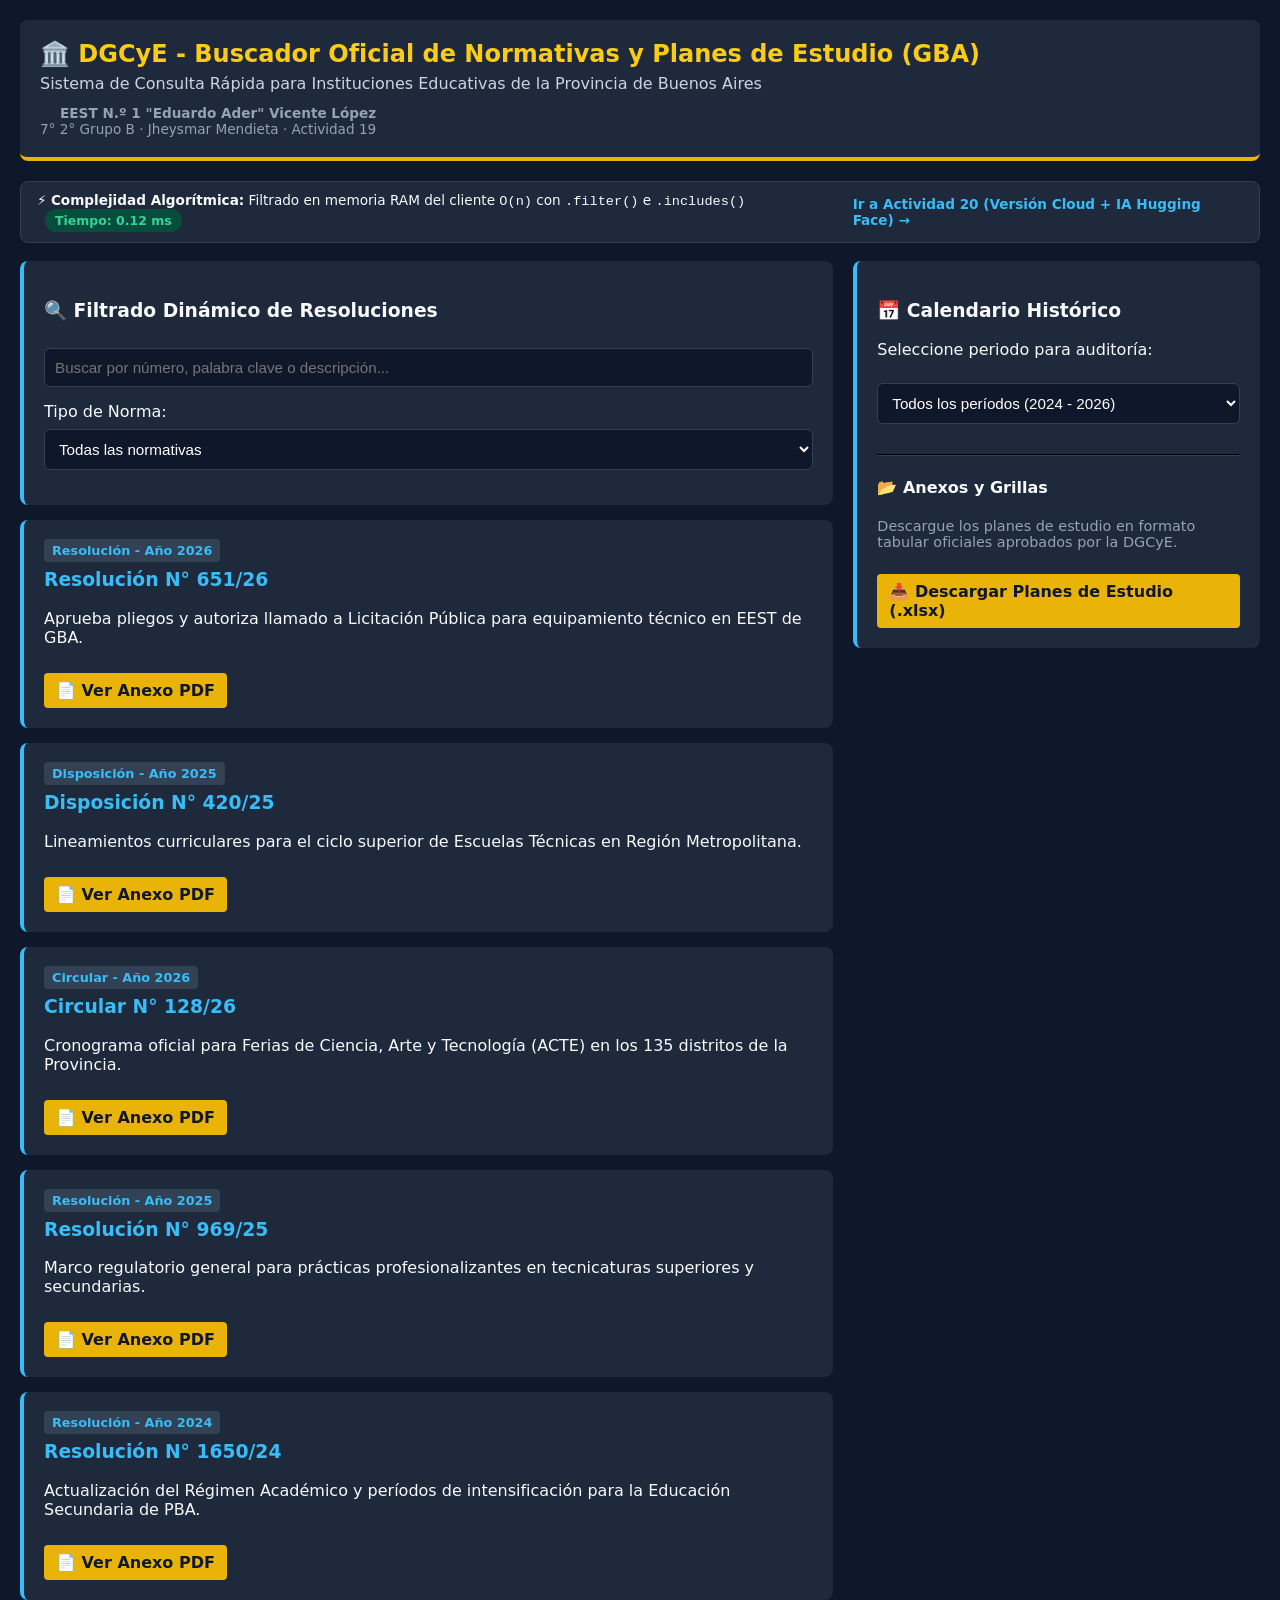
<file: actividad19.html>
<!DOCTYPE html>
<html lang="es">
<head>
  <meta charset="UTF-8">
  <meta name="viewport" content="width=device-width, initial-scale=1.0">
  <title>Portal de Normativas - DGCyE Provincia de Buenos Aires (Actividad 19)</title>
  <style>
    /* Estilos generales del Portal (Diseño moderno oscuro tipo dashboard institucional) */
    body {
      font-family: 'Segoe UI', system-ui, sans-serif;
      background: #0f172a;
      color: #f8fafc;
      margin: 0;
      padding: 20px;
    }
    header {
      background: #1e293b;
      padding: 20px;
      border-radius: 8px;
      border-bottom: 4px solid #eab308;
      margin-bottom: 20px;
      display: flex;
      justify-content: space-between;
      align-items: center;
      flex-wrap: wrap;
      gap: 12px;
    }
    h1 {
      margin: 0;
      font-size: 1.5rem;
      color: #facc15;
    }
    .header-meta {
      font-size: 0.85rem;
      color: #94a3b8;
      text-align: right;
    }
    .grid-layout {
      display: grid;
      grid-template-columns: 2fr 1fr;
      gap: 20px;
    }
    .card {
      background: #1e293b;
      padding: 20px;
      border-radius: 8px;
      margin-bottom: 15px;
      border-left: 4px solid #38bdf8;
    }
    input, select {
      width: 100%;
      padding: 10px;
      margin-top: 8px;
      margin-bottom: 15px;
      border-radius: 6px;
      border: 1px solid #334155;
      background: #0f172a;
      color: #fff;
      box-sizing: border-box;
      font-size: 0.95rem;
    }
    input:focus, select:focus {
      outline: none;
      border-color: #38bdf8;
    }
    .badge {
      background: #334155;
      color: #38bdf8;
      padding: 4px 8px;
      border-radius: 4px;
      font-size: 0.8rem;
      font-weight: bold;
    }
    .metric-pill {
      display: inline-block;
      background: #064e3b;
      color: #34d399;
      padding: 4px 10px;
      border-radius: 999px;
      font-size: 0.78rem;
      font-weight: bold;
      margin-left: 8px;
    }
    .btn-descarga {
      background: #eab308;
      color: #0f172a;
      border: none;
      padding: 8px 12px;
      border-radius: 4px;
      font-weight: bold;
      cursor: pointer;
      text-decoration: none;
      display: inline-block;
      margin-top: 10px;
    }
    .btn-descarga:hover {
      background: #ca8a04;
    }
    .nav-banner {
      background: #1e293b;
      border: 1px solid #334155;
      border-radius: 8px;
      padding: 10px 16px;
      margin-bottom: 18px;
      display: flex;
      justify-content: space-between;
      align-items: center;
      font-size: 0.85rem;
    }
    .nav-banner a {
      color: #38bdf8;
      text-decoration: none;
      font-weight: bold;
    }
    @media (max-width: 768px) {
      .grid-layout {
        grid-template-columns: 1fr;
      }
    }
  </style>
</head>
<body>

  <header>
    <div>
      <h1>🏛️ DGCyE - Buscador Oficial de Normativas y Planes de Estudio (GBA)</h1>
      <p style="margin: 6px 0 0 0; color: #cbd5e1;">Sistema de Consulta Rápida para Instituciones Educativas de la Provincia de Buenos Aires</p>
    </div>
    <div class="header-meta">
      <div><strong>EEST N.º 1 "Eduardo Ader" Vicente López</strong></div>
      <div>7° 2° Grupo B · Jheysmar Mendieta · Actividad 19</div>
    </div>
  </header>

  <div class="nav-banner">
    <span>⚡ <strong>Complejidad Algorítmica:</strong> Filtrado en memoria RAM del cliente <code>O(n)</code> con <code>.filter()</code> e <code>.includes()</code> <span id="tiempo-ejecucion" class="metric-pill">Tiempo: 0.12 ms</span></span>
    <a href="index.html">Ir a Actividad 20 (Versión Cloud + IA Hugging Face) →</a>
  </div>

  <div class="grid-layout">
    <!-- Columna Principal: Buscador y Resultados -->
    <div>
      <div class="card">
        <h3>🔍 Filtrado Dinámico de Resoluciones</h3>
        <!-- EVENTO oninput: Cada vez que el usuario escribe una letra, se dispara la función JS -->
        <input type="text" id="buscador" placeholder="Buscar por número, palabra clave o descripción..." oninput="filtrarNormativas()">

        <label for="filtro-tipo">Tipo de Norma:</label>
        <!-- EVENTO onchange: Al cambiar la opción del selector, se relanza el filtro -->
        <select id="filtro-tipo" onchange="filtrarNormativas()">
          <option value="todos">Todas las normativas</option>
          <option value="Resolución">Resolución</option>
          <option value="Disposición">Disposición</option>
          <option value="Circular">Circular</option>
        </select>
      </div>

      <!-- Contenedor dinámico donde JavaScript inyectará las tarjetas de resultados -->
      <div id="contenedor-resultados"></div>
    </div>

    <!-- Columna Secundaria: Filtro de Año y Descargas -->
    <div>
      <div class="card">
        <h3>📅 Calendario Histórico</h3>
        <p>Seleccione periodo para auditoría:</p>
        <select id="filtro-anio" onchange="filtrarNormativas()">
          <option value="todos">Todos los períodos (2024 - 2026)</option>
          <option value="2026">2026 (Año Actual)</option>
          <option value="2025">2025</option>
          <option value="2024">2024</option>
        </select>
        <hr style="border-color: #334155; margin: 15px 0;">
        <h4>📂 Anexos y Grillas</h4>
        <p style="font-size: 0.90rem; color: #94a3b8;">Descargue los planes de estudio en formato tabular oficiales aprobados por la DGCyE.</p>
        <a href="#" class="btn-descarga" onclick="alert('Descargando Anexo Excel Planes de Estudio GBA...')">📥 Descargar Planes de Estudio (.xlsx)</a>
      </div>
    </div>
  </div>

  <script>
    // ==========================================
    // 1. BASE DE DATOS LOCAL (Mock Data en Memoria)
    // ==========================================
    const baseDatosNormativas = [
      {
        id: 1,
        nro: "Resolución N° 651/26",
        tipo: "Resolución",
        anio: "2026",
        desc: "Aprueba pliegos y autoriza llamado a Licitación Pública para equipamiento técnico en EEST de GBA."
      },
      {
        id: 2,
        nro: "Disposición N° 420/25",
        tipo: "Disposición",
        anio: "2025",
        desc: "Lineamientos curriculares para el ciclo superior de Escuelas Técnicas en Región Metropolitana."
      },
      {
        id: 3,
        nro: "Circular N° 128/26",
        tipo: "Circular",
        anio: "2026",
        desc: "Cronograma oficial para Ferias de Ciencia, Arte y Tecnología (ACTE) en los 135 distritos de la Provincia."
      },
      {
        id: 4,
        nro: "Resolución N° 969/25",
        tipo: "Resolución",
        anio: "2025",
        desc: "Marco regulatorio general para prácticas profesionalizantes en tecnicaturas superiores y secundarias."
      },
      {
        id: 5,
        nro: "Resolución N° 1650/24",
        tipo: "Resolución",
        anio: "2024",
        desc: "Actualización del Régimen Académico y períodos de intensificación para la Educación Secundaria de PBA."
      }
    ];

    // ==========================================
    // 2. FUNCIÓN PRINCIPAL DE FILTRADO (Lógica O(n))
    // ==========================================
    function filtrarNormativas() {
      const t0 = performance.now();

      // A. Capturamos los valores actuales que escribió o seleccionó el usuario
      const texto = document.getElementById('buscador').value.toLowerCase();
      const tipoSeleccionado = document.getElementById('filtro-tipo').value;
      const anioSeleccionado = document.getElementById('filtro-anio').value;

      // B. Aplicamos el método .filter() sobre el arreglo en memoria RAM
      const resultadosFiltrados = baseDatosNormativas.filter(item => {
        // Evaluamos coincidencia de texto (número de norma o descripción)
        const coincideTexto = item.nro.toLowerCase().includes(texto) ||
                              item.desc.toLowerCase().includes(texto);

        // Evaluamos coincidencia de tipo (si es 'todos' o coincide exactamente)
        const coincideTipo = (tipoSeleccionado === "todos") || (item.tipo === tipoSeleccionado);

        // Evaluamos coincidencia de año
        const coincideAnio = (anioSeleccionado === "todos") || (item.anio === anioSeleccionado);

        // Retornamos true solo si cumple con las tres condiciones simultáneamente
        return coincideTexto && coincideTipo && coincideAnio;
      });

      const t1 = performance.now();
      const badgeTiempo = document.getElementById('tiempo-ejecucion');
      if (badgeTiempo) {
        badgeTiempo.textContent = `Tiempo: ${(t1 - t0).toFixed(2)} ms (${resultadosFiltrados.length} resultados)`;
      }

      // C. Enviamos la lista resultante a la función que dibuja el HTML
      renderizarResultados(resultadosFiltrados);
    }

    // ==========================================
    // 3. FUNCIÓN DE RENDERIZADO EN EL DOM
    // ==========================================
    function renderizarResultados(lista) {
      const contenedor = document.getElementById('contenedor-resultados');

      // Si la búsqueda no arroja resultados, mostramos alerta visual
      if (lista.length === 0) {
        contenedor.innerHTML = `<div class="card"><p>No se encontraron normativas coincidentes en los registros de la DGCyE.</p></div>`;
        return;
      }

      // Transformamos cada objeto del arreglo en código HTML usando .map() y .join('')
      contenedor.innerHTML = lista.map(item => `
        <div class="card">
          <span class="badge">${item.tipo} - Año ${item.anio}</span>
          <h3 style="margin-top: 10px; color: #38bdf8;">${item.nro}</h3>
          <p>${item.desc}</p>
          <a href="#" class="btn-descarga" onclick="alert('Abriendo documento oficial asociado a ${item.nro}')">📄 Ver Anexo PDF</a>
        </div>
      `).join('');
    }

    // ==========================================
    // 4. INICIALIZACIÓN AUTOMÁTICA AL CARGAR LA PÁGINA
    // ==========================================
    renderizarResultados(baseDatosNormativas);
  </script>
</body>
</html>
</file>
